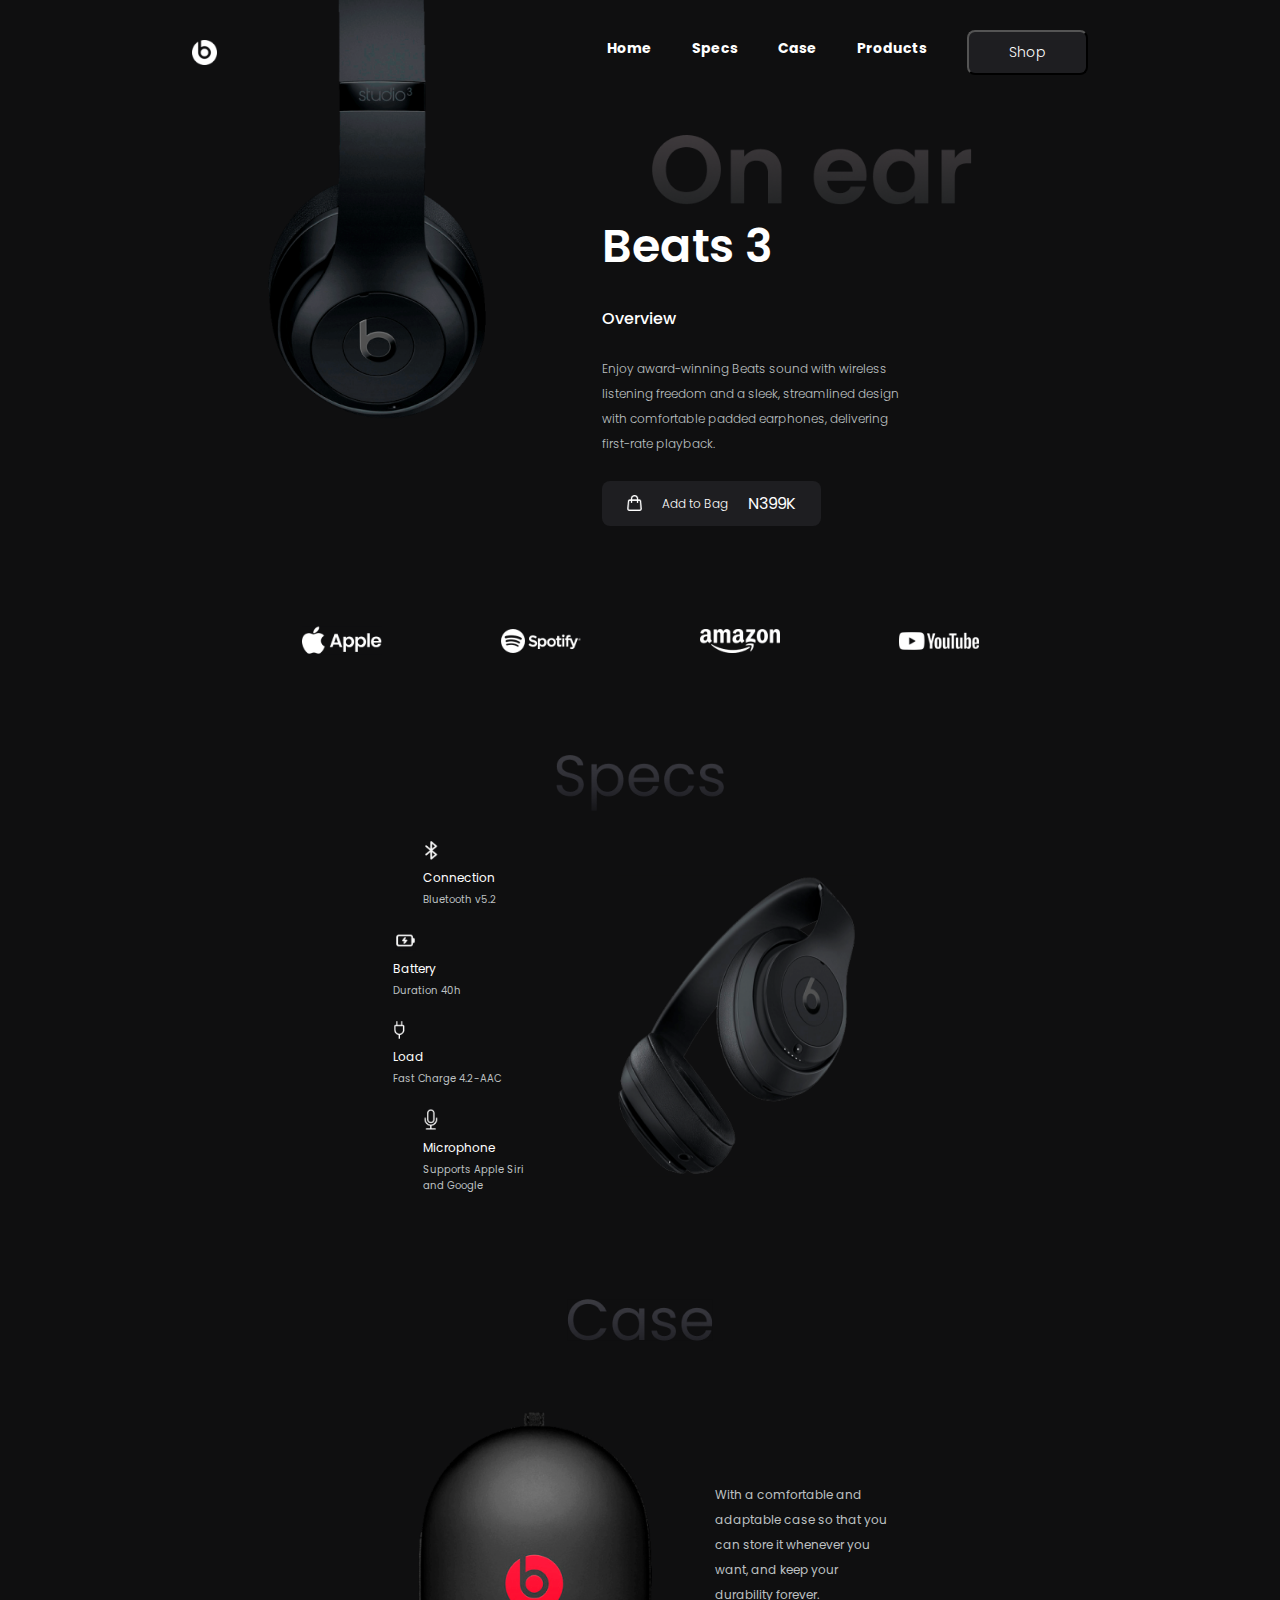
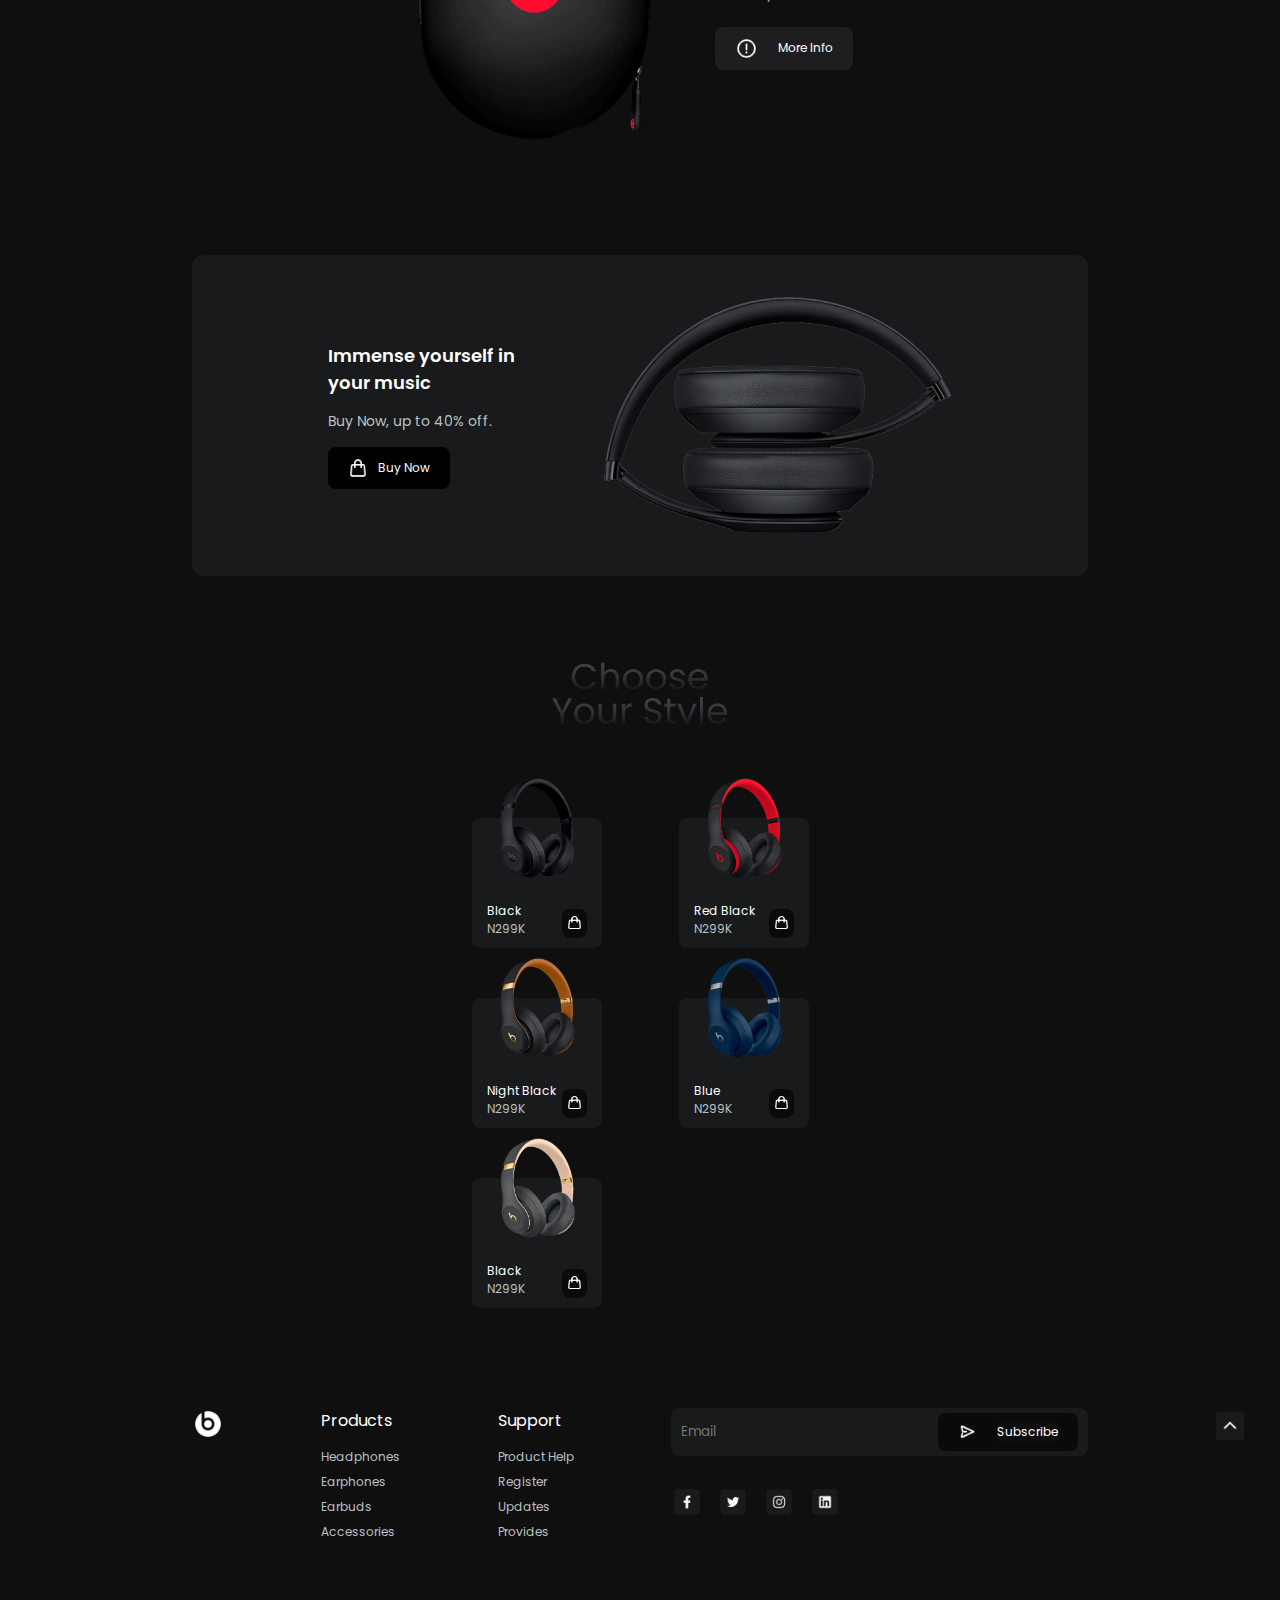
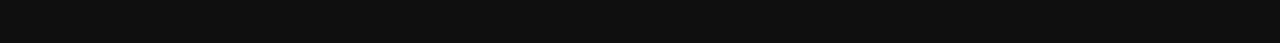
<file: Beats/index.html>
<!DOCTYPE html>
<html lang="en">
<head>
    <meta charset="UTF-8">
    <meta http-equiv="X-UA-Compatible" content="IE=edge">
    <meta name="viewport" content="width=device-width, initial-scale=1.0">
    <title>Beats</title>

    <!-- CSS Linking -->
    <link rel="stylesheet" href="./style.css">

    <!-- Adding Poppins font -->
    <link rel="preconnect" href="https://fonts.googleapis.com">
    <link rel="preconnect" href="https://fonts.gstatic.com" crossorigin>
    <link href="https://fonts.googleapis.com/css2?family=Poppins:wght@200;300&display=swap" rel="stylesheet">
</head>
<body>
    <!-- Navigation Menu -->
    <nav>
        <img src="./Photos/beatsLogo.png" alt="logo">

        <div class="nav-right-section">
            <ul>
                <li><a href="#">Home</a></li>
                <li><a href="#">Specs</a></li>
                <li><a href="#">Case</a></li>
                <li><a href="#">Products</a></li>
            </ul>
            <button>Shop</button>
        </div>
    </nav>

    <!-- Main Section -->
    <main>
        <img class="mainImg" src="./Photos/mainImage.png" alt="main image" />
        <div class="main">
          <img class="onEarImg" src="./Photos/onEar.png" alt="on ear logo" />
          <h1>Beats 3</h1>
          <h4>Overview</h4>
          <p>
            Enjoy award-winning Beats sound with wireless listening freedom and a
            sleek, streamlined design with comfortable padded earphones,
            delivering first-rate playback.
          </p>
          <div class="shopping-bag-section">
            <img src="./Icons/shoppingBag.png" alt="shopping bag" />
            <p>Add to Bag</p>
            <span>N399K</span>
          </div>
        </div>
      </main>

      <!-- Social Media Section -->
    <section class="social-media-section">
        <img src="./Photos/appleLogo.png" alt="apple logo" />
        <img src="./Photos/spotifyLogo.png" alt="spotify logo" />
        <img src="./Photos/amazonLogo.png" alt="amazon logo" />
        <img src="./Photos/youtubeLogo.png" alt="youtube logo" />
    </section>

     <!-- Specification Section -->
     <section class="specification">
        <!-- Specs logo -->
        <img
          class="specification-logo"
          src="./Icons/specsLogo.png"
          alt="specs logo"
        />
  
        <div class="specification-list">
          <!-- Division for all the Specifications -->
          <div class="specification-list-items">
            <!-- Division for each Specifications -->
            <div>
              <img src="./Icons/bluetooth.png" alt="bluetooth" />
              <p>Connection</p>
              <p>Bluetooth v5.2</p>
            </div>
  
            <div>
              <img src="./Icons/battery.png" alt="battery" />
              <p>Battery</p>
              <p>Duration 40h</p>
            </div>
  
            <div>
              <img src="./Icons/charger.png" alt="charger" />
              <p>Load</p>
              <p>Fast Charge 4.2-AAC</p>
            </div>
  
            <div>
              <img src="./Icons/mic.png" alt="mic" />
              <p>Microphone</p>
              <p>Supports Apple Siri and Google</p>
            </div>
          </div>
  
          <img
            src="./Photos/specsImage.png"
            alt="specification headphone image"
          />
        </div>
    </section>

    <!-- Case Section -->
    <section class="case">
        <img class="case-logo" src="./Icons/caseLogo.png" alt="case logo" />
  
        <!-- Division for all Case Items -->
        <div class="case-item">
          <img
            class="case-item-img"
            src="./Photos/caseImage.png"
            alt="case image"
          />
  
          <div>
            <p>
              With a comfortable and adaptable case so that you can store it
              whenever you want, and keep your durability forever.
            </p>
            <p>
              <img src="./Icons/group.png" alt="group" />
              More Info
            </p>
          </div>
        </div>
    </section>

    <!-- Section for Buy a Product -->
    <section class="buy-product">
        <div>
          <h3>Immense yourself in your music</h3>
          <p>Buy Now, up to 40% off.</p>
          <div>
            <img src="./Icons/shoppingBag.png" alt="shopping bag" />
            <p>Buy Now</p>
          </div>
        </div>
  
        <img src="./Photos/buyNowSectionImage.png" alt="buy now" />
    </section>

    <!-- Section to Display the Items -->
    <section class="product">
        <!-- Choose style logo -->
        <img class="product-logo" src="./Icons/productLogo.png" alt="logo"/>
  
        <!-- Division of the Products -->
        <div class="product-items">

          <!-- Card 1 -->
            <div class="product-card">
                <img class="product-img" src="./Photos/black.png" alt="black"/>
                <div class="product-info">
                    <p>
                        Black <br />
                        <span>N299K</span>
                    </p>
                    <div>
                        <img src="./Icons/shoppingBag.png" alt="shopping bag"/>
                    </div>
                </div>
            </div>
  
          <!-- Card 2 -->
            <div class="product-card">
                <img class="product-img" src="./Photos/redBlack.png" alt="red black"/>
                <div class="product-info">
                    <p>
                        Red Black <br />
                        <span>N299K</span>
                    </p>
                    <div>
                        <img src="./Icons/shoppingBag.png" alt="shopping bag" />
                    </div>
                </div>
            </div>
  
          <!-- Card 3 -->
            <div class="product-card">
                <img class="product-img" src="./Photos/nightBlack.png" alt="Night Black"/>
                <div class="product-info">
                    <p>
                        Night Black <br />
                        <span>N299K</span>
                    </p>
                    <div>
                        <img src="./Icons/shoppingBag.png" alt="shopping bag" />
                    </div>
                </div>
            </div>
  
          <!--Card 4 -->
            <div class="product-card">
                <img class="product-img" src="./Photos/blue.png" alt="blue" />
                <div class="product-info">
                    <p>
                        Blue <br />
                        <span>N299K</span>
                    </p>
                    <div>
                        <img src="./Icons/shoppingBag.png" alt="shopping bag" />
                    </div>
                </div>
            </div>
  
          <!-- Card 5 -->
            <div class="product-card">
                <img class="product-img" src="./Photos/twilightGray.png" alt="twilight"/>
                <div class="product-info">
                    <p>
                        Black <br />
                        <span>N299K</span>
                    </p>
                    <div>
                        <img src="./Icons/shoppingBag.png" alt="shopping bag" />
                    </div>
                </div>
            </div>
        </div>
    </section>

    <!-- Footer Area -->
    <footer>
        <img class="footer-logo" src="./Photos/beatsLogo.png" alt="logo" />
  
        <!-- Product Navigation Menu -->
        <ul>
          <li><a href="#">Products</a></li>
          <li><a href="#">Headphones</a></li>
          <li><a href="#">Earphones</a></li>
          <li><a href="#">Earbuds</a></li>
          <li><a href="#">Accessories</a></li>
        </ul>
  
        <!-- Support Navigation Menu -->
        <ul>
          <li><a href="#">Support</a></li>
          <li><a href="#">Product Help</a></li>
          <li><a href="#">Register</a></li>
          <li><a href="#">Updates</a></li>
          <li><a href="#">Provides</a></li>
        </ul>
  
        <!-- Subscribe and social media icon buttons -->
        <div class="footer-subscription">
          <!-- Subscribe button -->
            <div>
                <input type="email" placeholder="Email" />
                <div class="subscribe-button">
                    <img src="./Icons/rightArrow.png" alt="rightArrow" />
                    <p>Subscribe</p>
                </div>
            </div>
  
          <!-- Social Media Icons -->
            <div>
                <img src="./Icons/facebook.png" alt="facebook" />
                <img src="./Icons/twitter.png" alt="twitter" />
                <img src="./Icons/instagram.png" alt="instagram" />
                <img src="./Icons/linkedin.png" alt="linkedin" />
            </div>
        </div>
  
        <!-- Top Arrow Icon -->
        <img class="arrow-up" src="./Icons/upArrow.png" alt="upArrow" />
    </footer>

    
</body>
</html>
</file>
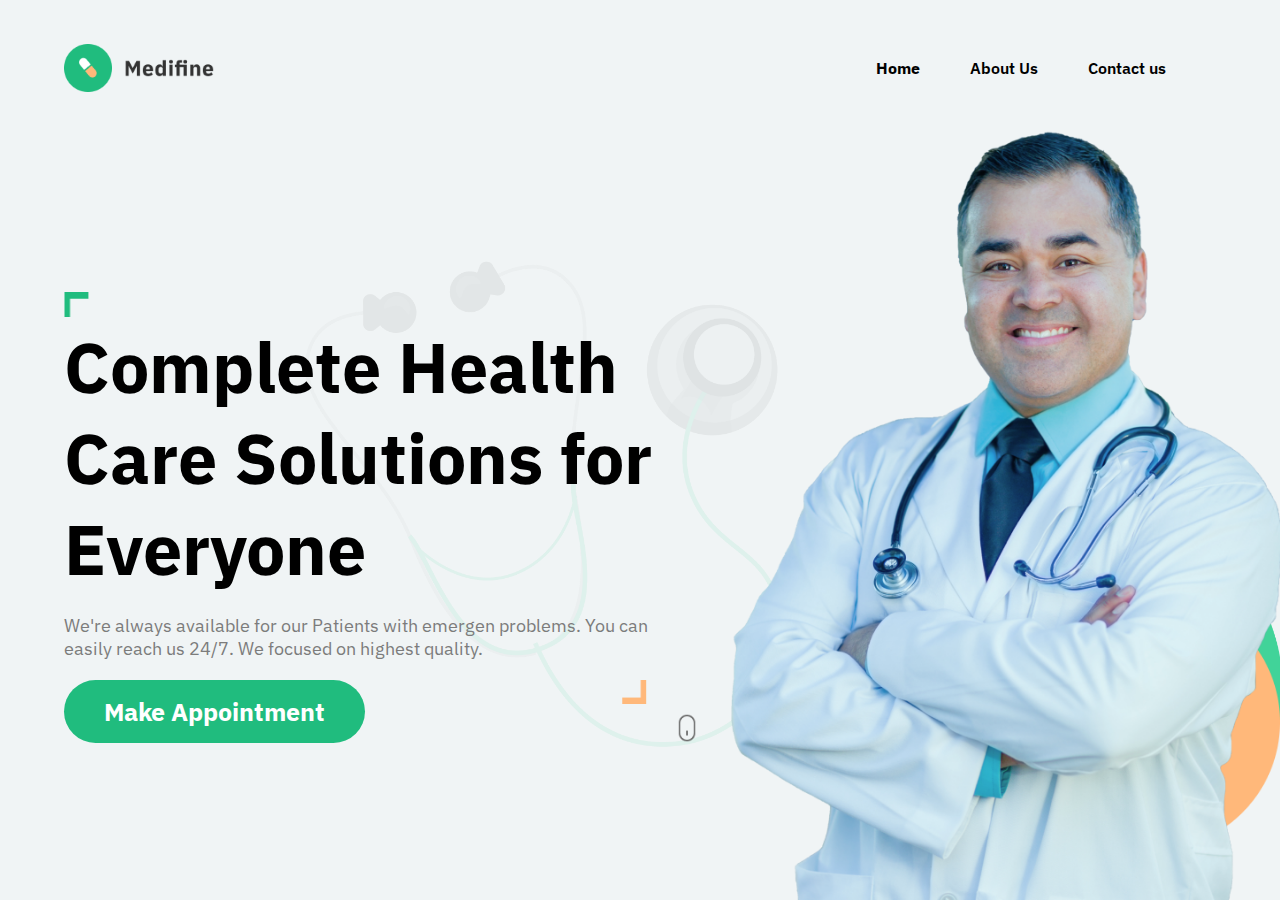
<file: Medifine/index.html>
<!DOCTYPE html>
<html lang="en">
<head>
    <meta charset="UTF-8">
    <meta http-equiv="X-UA-Compatible" content="IE=edge">
    <meta name="viewport" content="width=device-width, initial-scale=1.0">
    <title>Medifine</title>
    <link rel="stylesheet" href="./style.css">
    <!--Google Font -->
    <link rel="preconnect" href="https://fonts.googleapis.com" />
    <link rel="preconnect" href="https://fonts.gstatic.com" crossorigin />
    <link
      href="https://fonts.googleapis.com/css2?family=IBM+Plex+Sans:wght@200;300;400;500;600;700&family=Poppins:wght@200;300;400;500;600;700;800;900&display=swap"
      rel="stylesheet"
    />
</head>
<body>
    <!--Navigation Menu -->
    <nav>
        <img src="./assets/logo.png" alt="logo">
        <ul>
            <li><a href="/">Home</a></li>
            <li><a href="./About Us/about.html">About Us</a></li>
            <li><a href="./Contact us/contact.html">Contact us</a></li>
        </ul>
    </nav>

    <!-- Main Section -->
    <main>
        <!-- Left Section -->
        <section class="Left-Section">
            <img class="topAngle" src="./assets/topAngle.png" alt="topAngle" />
            <h1>Complete Health Care Solutions for Everyone</h1>
            <p>
              We're always available for our Patients with emergen problems. You can
              easily reach us 24/7. We focused on highest quality.
            </p>
            <img
              class="bottomAngle"
              src="./assets/bottomAngle.png"
              alt="bottomAngle"
            />
            <img
              class="stethoscope"
              src="./assets/stethoscope.png"
              alt="stethoscope"
            />
            <button>Make Appointment</button>
            <img class="mouse" src="./assets/mouse.png" alt="mouse" />
          </section>

          <!-- Right Section -->
          <section class="Right-Section">
            <img class="greenBox" src="./assets/greenBox.png" alt="greenBox" />
            <img class="yellowBox" src="./assets/yellowBox.png" alt="yellowBox" />
            <img class="doctor" src="./assets/doctor.png" alt="doctor" />
          </section>
    </main>
</body>
</html>
</file>
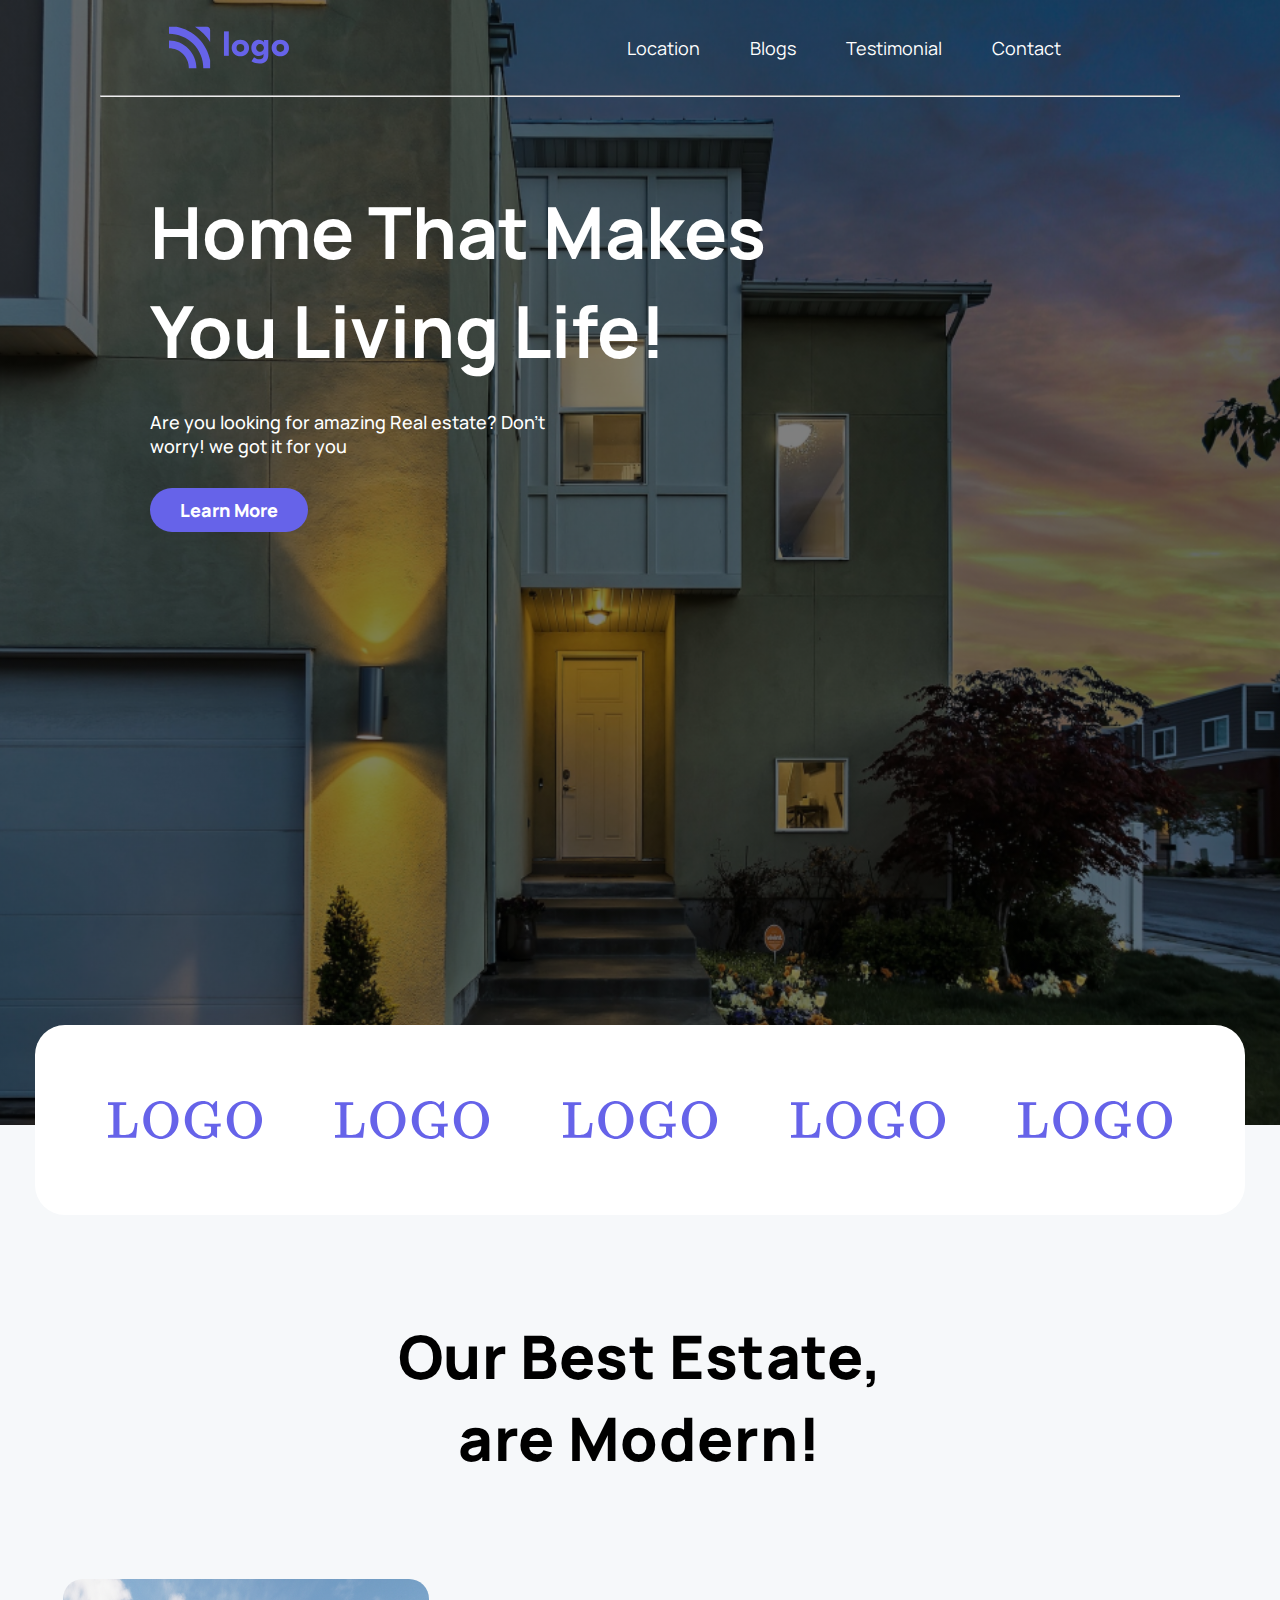
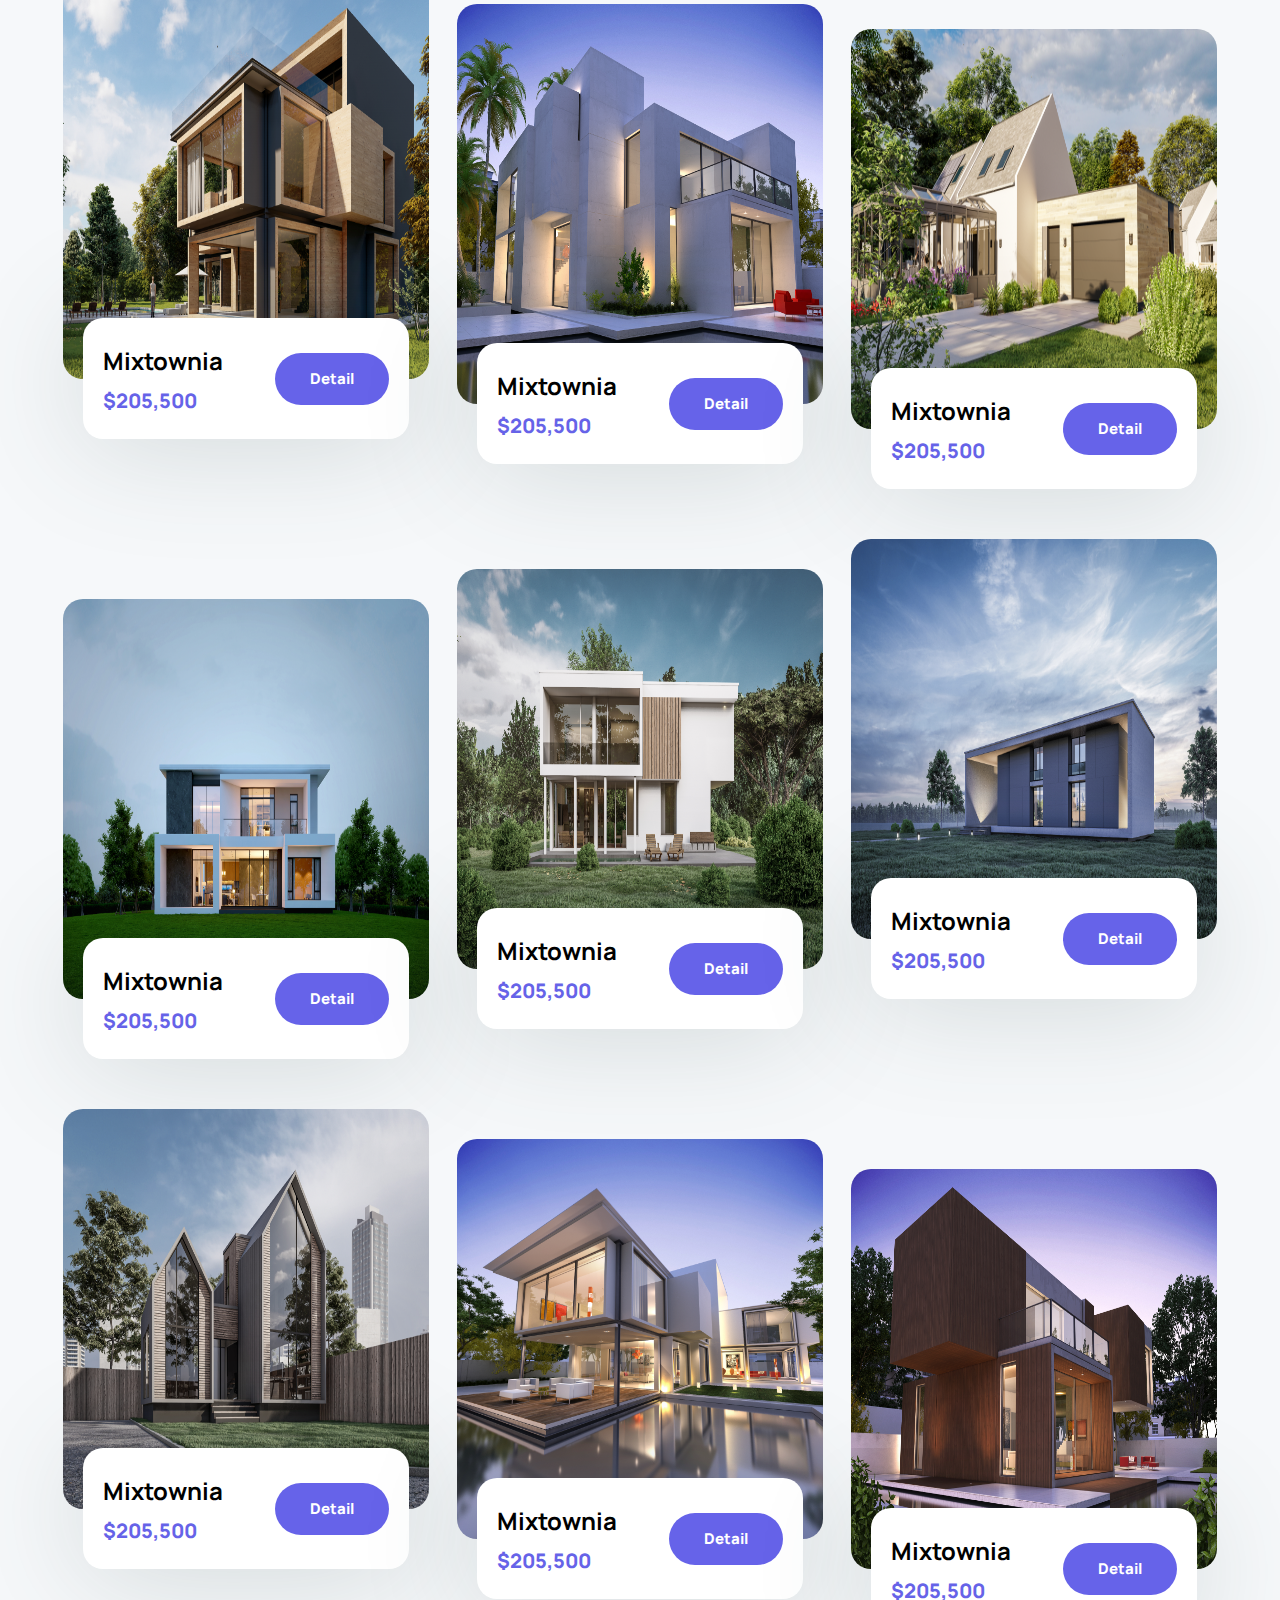
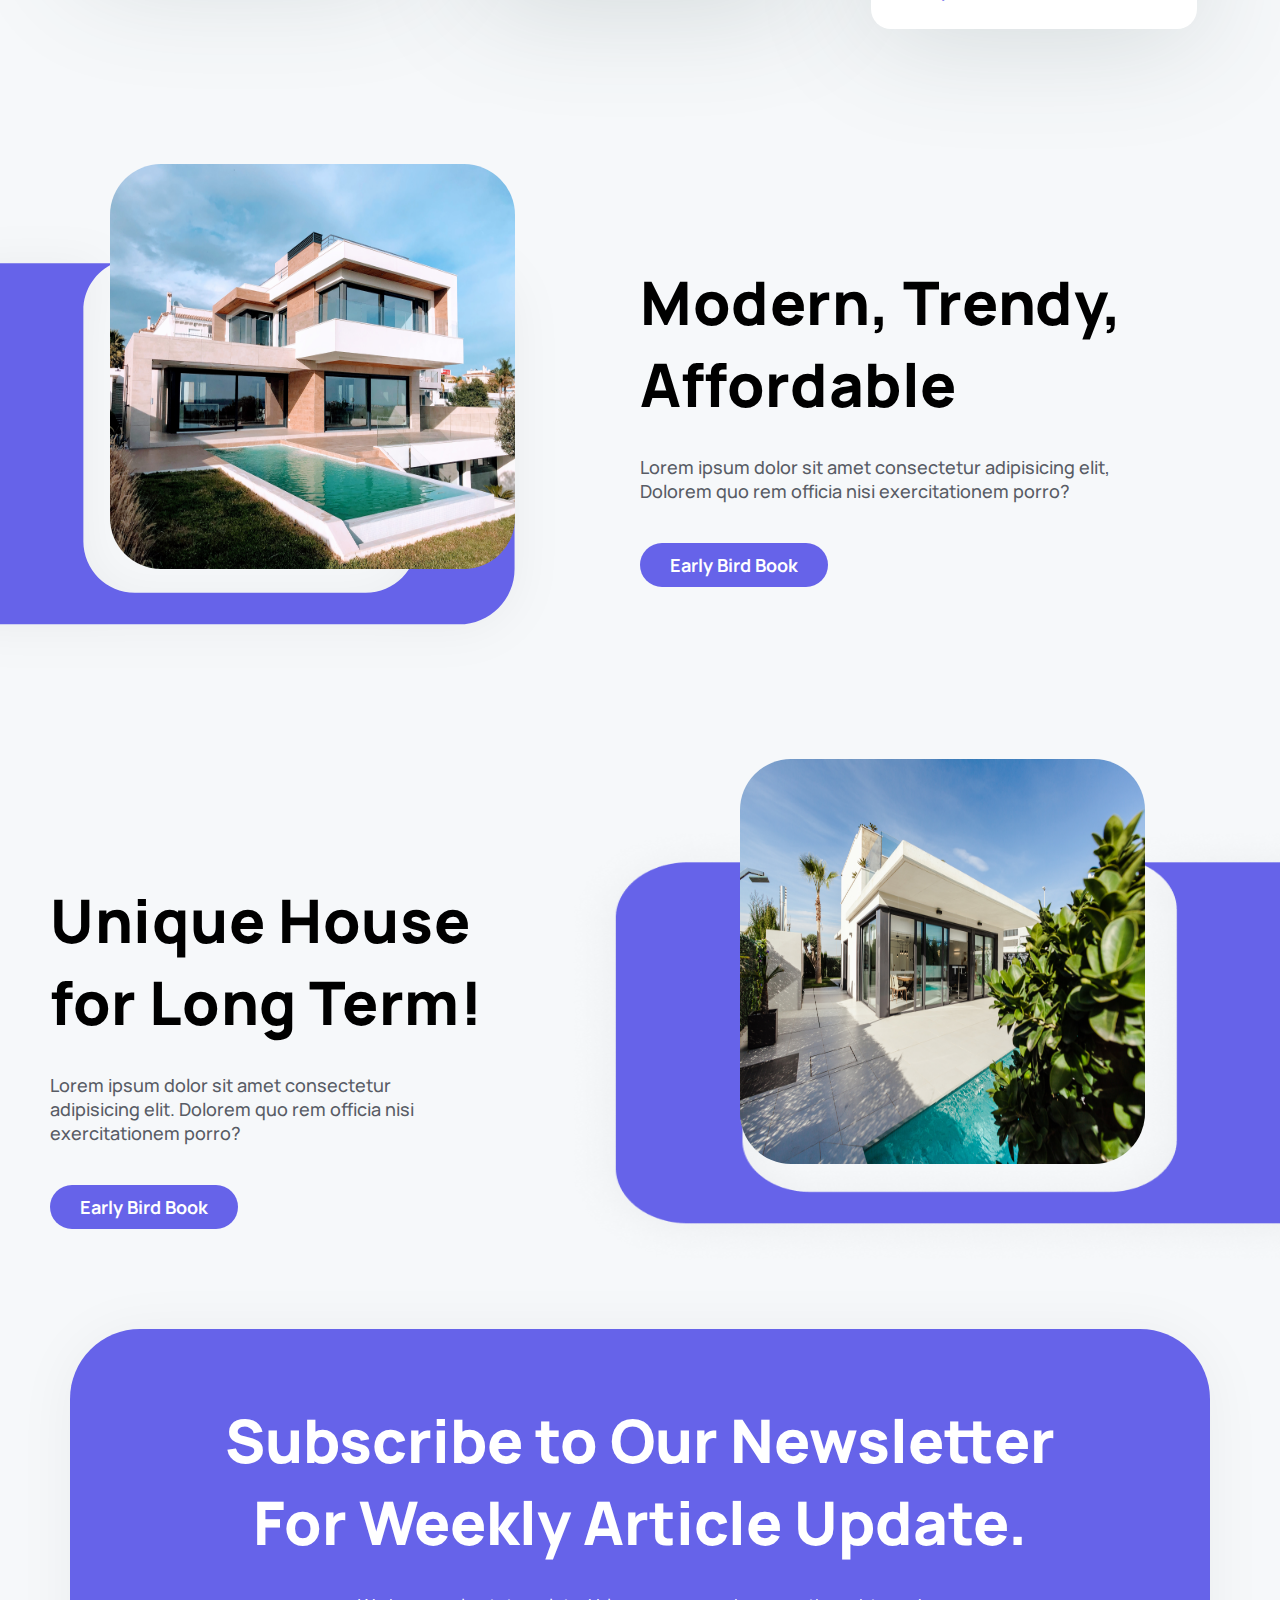
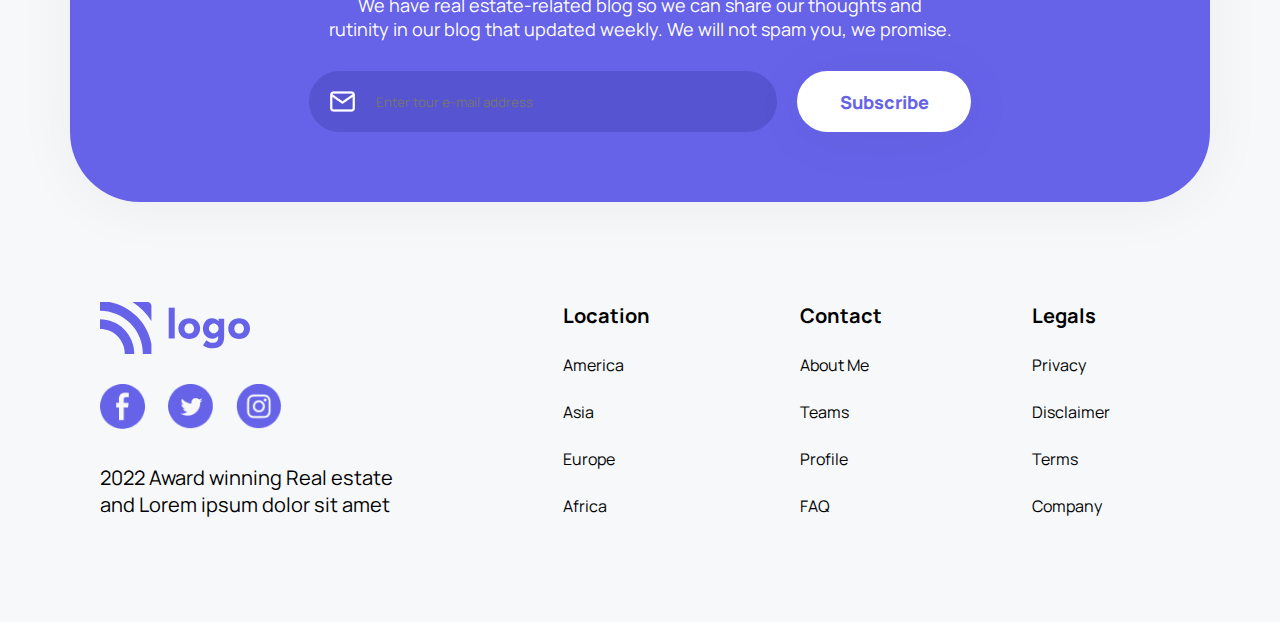
<file: Real Estate/index.html>
<!DOCTYPE html>
<html lang="en">
  <head>
    <meta charset="UTF-8" />
    <meta http-equiv="X-UA-Compatible" content="IE=edge" />
    <meta name="viewport" content="width=device-width, initial-scale=1.0" />
    <title>Real Estate</title>

    <!-- Google font family -->
    <link rel="preconnect" href="https://fonts.googleapis.com" />
    <link rel="preconnect" href="https://fonts.gstatic.com" crossorigin />
    <link
      href="https://fonts.googleapis.com/css2?family=Manrope:wght@200;300;400;500;600;700;800&display=swap"
      rel="stylesheet"
    />

    <link rel="stylesheet" href="./style.css" />
  </head>

  <body>
    <header>
      <!-- Naviagation Menu -->
      <nav>
        <img src="./Icons/Logo.svg" alt="logo image" />
        <!-- Navigation links -->
        <ul>
          <li><a href="#">Location</a></li>
          <li><a href="#">Blogs</a></li>
          <li><a href="#">Testimonial</a></li>
          <li><a href="#">Contact</a></li>
        </ul>
      </nav>
      <hr/>

      <div>
        <h1>Home That Makes <br/>You Living Life!</h1>
        <p>
          Are you looking for amazing Real estate? Don't worry! we got it for
          you
        </p>
        <button>Learn More</button>
      </div>
    </header>

    <!-- Five Logos Section -->
    <section class="Multiple-Logos">
      <img src="./Icons/logoName.svg" alt="logo name" />
      <img src="./Icons/logoName.svg" alt="logo name" />
      <img src="./Icons/logoName.svg" alt="logo name" />
      <img src="./Icons/logoName.svg" alt="logo name" />
      <img src="./Icons/logoName.svg" alt="logo name" />
    </section>

    <!-- Section for Real Estate Propertie's Card -->
    <section class="Cards-Section">
      <h1>Our Best Estate, <br/>are Modern!</h1>

      <!-- Main div for all Cards -->
      <div class="Cards">

        <!--Card 1 -->
        <div class="Card">
          <img src="./Photos/cardImage1.png" alt="cardImage1" />
          <!-- Property Details -->
          <div class="Card-Box">
            <!-- Price and Property Name -->
            <div>
              <h3>Mixtownia</h3>
              <p>$205,500</p>
            </div>
            <button>Detail</button>
          </div>
        </div>

        <!-- Card 2-->
        <div class="Card">
          <img src="./Photos/cardImage2.png" alt="cardImage2" />
          <!-- Property Details -->
          <div class="Card-Box">
            <!-- Price and Property Name -->
            <div>
              <h3>Mixtownia</h3>
              <p>$205,500</p>
            </div>
            <button>Detail</button>
          </div>
        </div>

        <!-- Card 3 -->
        <div class="Card">
          <img src="./Photos/cardImage3.png" alt="cardImage3" />
          <!-- Property Details -->
          <div class="Card-Box">
            <!-- Price and Property Name -->
            <div>
              <h3>Mixtownia</h3>
              <p>$205,500</p>
            </div>
            <button>Detail</button>
          </div>
        </div>

        <!-- Card 4 -->
        <div class="Card">
            <img src="./Photos/cardImage4.png" alt="cardImage3" />
            <!-- Property Details -->
            <div class="Card-Box">
              <!-- Price and Property Name -->
              <div>
                <h3>Mixtownia</h3>
                <p>$205,500</p>
              </div>
              <button>Detail</button>
            </div>
          </div>

        <!-- Card 5 -->
        <div class="Card">
            <img src="./Photos/cardImage5.png" alt="cardImage3" />
            <!-- Property Details -->
            <div class="Card-Box">
              <!-- Price and Property Name -->
              <div>
                <h3>Mixtownia</h3>
                <p>$205,500</p>
              </div>
              <button>Detail</button>
            </div>
          </div>

        <!-- Card 6 -->
        <div class="Card">
            <img src="./Photos/cardImage6.png" alt="cardImage3" />
            <!-- Property Details -->
            <div class="Card-Box">
              <!-- Price and Property Name -->
              <div>
                <h3>Mixtownia</h3>
                <p>$205,500</p>
              </div>
              <button>Detail</button>
            </div>
          </div>

        <!-- Card 7 -->
        <div class="Card">
            <img src="./Photos/cardImage7.png" alt="cardImage3" />
            <!-- Property Details -->
            <div class="Card-Box">
              <!-- Price and Property Name -->
              <div>
                <h3>Mixtownia</h3>
                <p>$205,500</p>
              </div>
              <button>Detail</button>
            </div>
          </div>

        <!-- Card 8 -->
        <div class="Card">
            <img src="./Photos/cardImage8.png" alt="cardImage3" />
            <!-- Property Details -->
            <div class="Card-Box">
              <!-- Price and Property Name -->
              <div>
                <h3>Mixtownia</h3>
                <p>$205,500</p>
              </div>
              <button>Detail</button>
            </div>
          </div>

        <!-- Card 9 -->
        <div class="Card">
            <img src="./Photos/cardImage9.png" alt="cardImage3" />
            <!-- Property Details -->
            <div class="Card-Box">
              <!-- Price and Property Name -->
              <div>
                <h3>Mixtownia</h3>
                <p>$205,500</p>
              </div>
              <button>Detail</button>
            </div>
          </div>
      </div>
    </section>

    <!-- Section for First Feature -->
    <section class="Features-Section First-Feature-Section">
      <div>
        <img src="./Icons/featureImageBg1.svg" alt="Background Image" />
        <img src="./Photos/featuresImage1.png" alt="Feature Image 1" />
      </div>
      <!-- Content -->
      <div>
        <h1>Modern, Trendy, Affordable</h1>
        <p>
          Lorem ipsum dolor sit amet consectetur adipisicing elit, Dolorem quo
          rem officia nisi exercitationem porro?
        </p>
        <button>Early Bird Book</button>
      </div>
    </section>

    <!-- Section for Second Feature -->
    <section class="Features-Section Second-Feature-Section">
      <!-- Content -->
      <div>
        <h1>Unique House for Long Term!</h1>
        <p>
          Lorem ipsum dolor sit amet consectetur adipisicing elit. Dolorem quo
          rem officia nisi exercitationem porro?
        </p>
        <button>Early Bird Book</button>
      </div>
      <div>
        <img src="./Icons/featureImageBg2.png" alt="image background" />
        <img src="./Photos/featuresImage2.png" alt="feature image 2" />
      </div>
    </section>

    <!-- Newsletter Section -->
    <section class="Newsletter">
      <h1>Subscribe to Our Newsletter <br> For Weekly Article Update.</h1>
      <p>
        We have real estate-related blog so we can share our thoughts and
        rutinity in our blog that updated weekly. We will not spam you, we
        promise.
      </p>
      <!-- Subscribe Section -->
      <form>
        <div>
          <img src="./Icons/mail.png" alt="mail">
          <input type="text" placeholder="Enter tour e-mail address"/>
        </div>
        <button>Subscribe</button>
      </form>
    </section>

    <!-- Footer -->
    <footer>
      <div>
        <img src="./Icons/Logo.svg" alt="Logo" />
        <!-- Social Media Icons -->
        <div>
          <img src="./Icons/facebook.png" alt="Facebook Icon"/>
          <img src="./Icons/twitter.png" alt="Twitter Icon"/>
          <img src="./Icons/instagram.png" alt="Instagram Icon"/>
        </div>
        <p>2022 Award winning Real estate and Lorem ipsum dolor sit amet</p>
      </div>

      <!-- Links -->
      <div class="Footer-Links">
        <div class="Footer-Links-Content">
          <ul>
            <li><a href="#">Location</a></li>
            <li><a href="#">America</a></li>
            <li><a href="#">Asia</a></li>
            <li><a href="#">Europe</a></li>
            <li><a href="#">Africa</a></li>
          </ul>
        </div>

        <div class="Footer-Links-Content">
          <ul>
            <li><a href="#">Contact</a></li>
            <li><a href="#">About Me</a></li>
            <li><a href="#">Teams</a></li>
            <li><a href="#">Profile</a></li>
            <li><a href="#">FAQ</a></li>
          </ul>
        </div>

        <div class="Footer-Links-Content">
          <ul>
            <li><a href="#">Legals</a></li>
            <li><a href="#">Privacy</a></li>
            <li><a href="#">Disclaimer</a></li>
            <li><a href="#">Terms</a></li>
            <li><a href="#">Company</a></li>
          </ul>
        </div>
      </div>
    </footer>
  </body>
</html>
</file>
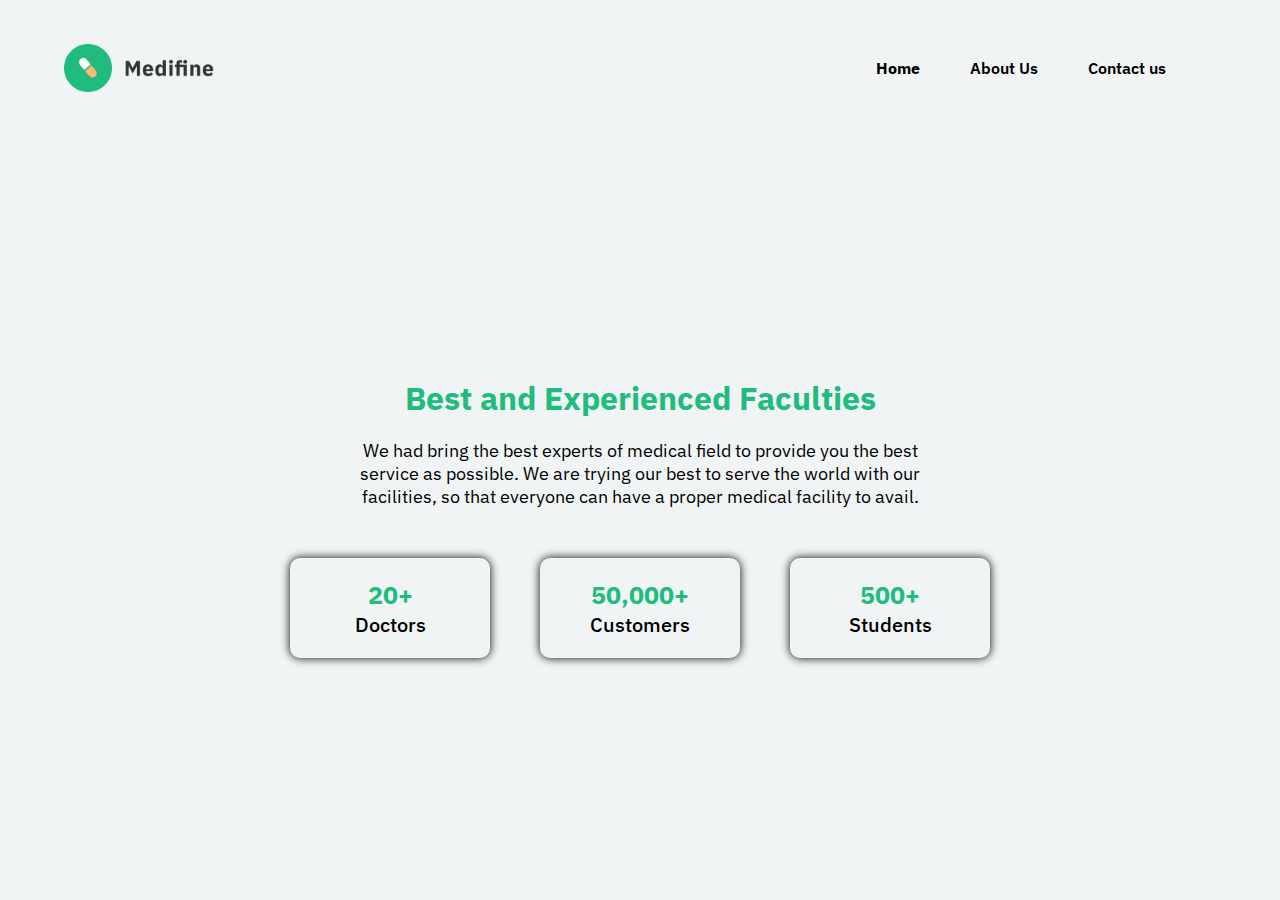
<file: Medifine/About Us/about.html>
<!DOCTYPE html>
<html lang="en">
<head>
    <meta charset="UTF-8">
    <meta http-equiv="X-UA-Compatible" content="IE=edge">
    <meta name="viewport" content="width=device-width, initial-scale=1.0">
    <title>Medifine</title>
    <link rel="stylesheet" href="./about.css">
    <!--Google Font -->
    <link rel="preconnect" href="https://fonts.googleapis.com" />
    <link rel="preconnect" href="https://fonts.gstatic.com" crossorigin />
    <link
      href="https://fonts.googleapis.com/css2?family=IBM+Plex+Sans:wght@200;300;400;500;600;700&family=Poppins:wght@200;300;400;500;600;700;800;900&display=swap"
      rel="stylesheet"
    />
</head>
<body>
     <!-- Navigation Menu -->
     <nav>
        <img src="../assets/logo.png" alt="logo" />
        <ul>
          <li><a href="/">Home</a></li>
          <li><a href="/About Us/about.html">About Us</a></li>
          <li><a href="/Contact us/contact.html">Contact us</a></li>
        </ul>
      </nav>
  
      <!-- Main Section -->
      <main>
        <!-- Hospital Details -->
        <div class="Hospital-Description">
          <h1>Best and Experienced Faculties</h1>
          <p>
            We had bring the best experts of medical field to provide you the best
            service as possible. We are trying our best to serve the world with
            our facilities, so that everyone can have a proper medical facility to
            avail.
          </p>
        </div>
  
        <!--Achievement Cards -->
        <div class="Achievement">
          <div class="Achievement-Card">
            <span>20+</span>
            <p>Doctors</p>
          </div>
  
          <div class="Achievement-Card">
            <span>50,000+</span>
            <p>Customers</p>
          </div>
  
          <div class="Achievement-Card">
            <span>500+</span>
            <p>Students</p>
          </div>
        </div>
      </main>
</body>
</html>
</file>
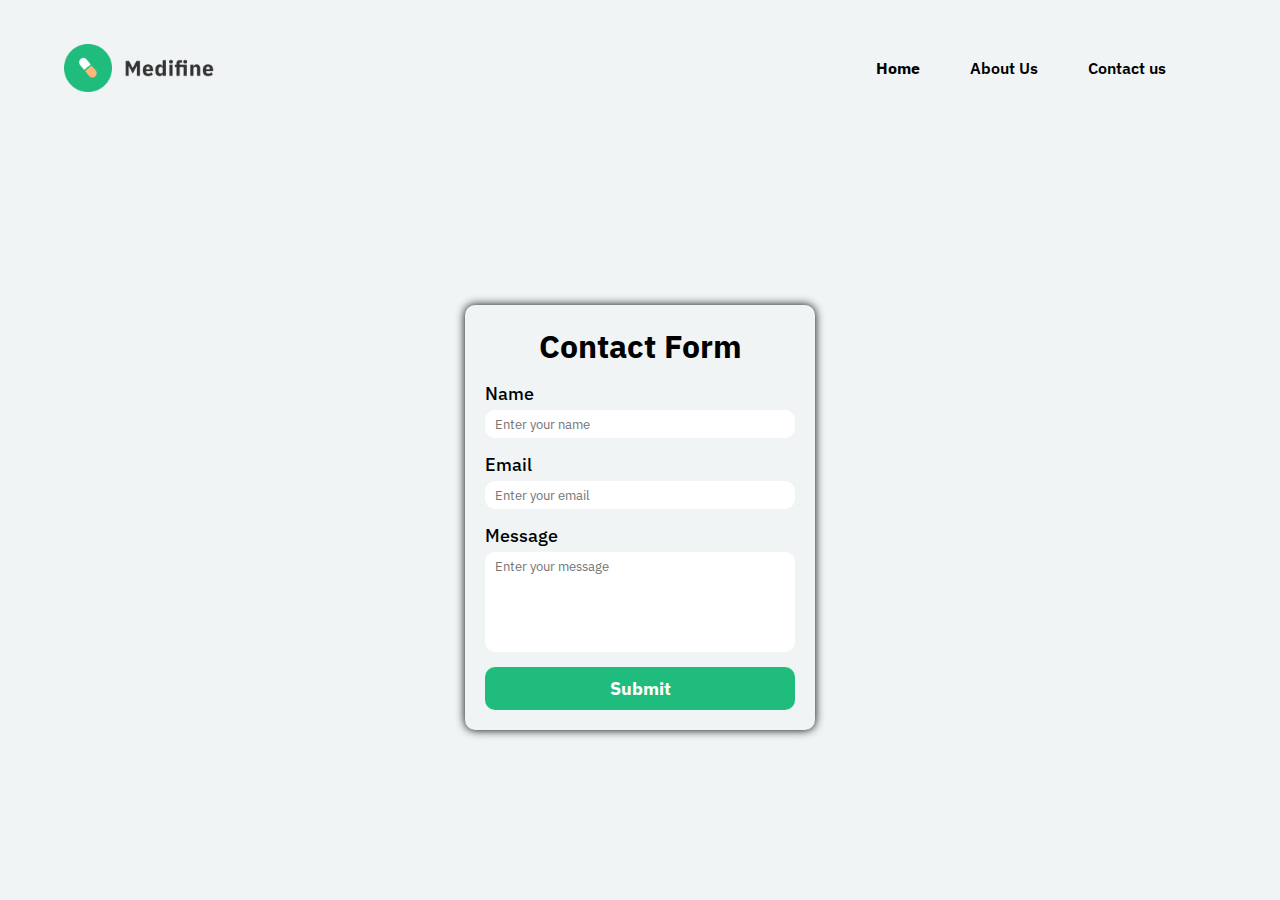
<file: Medifine/Contact us/contact.html>
<!DOCTYPE html>
<html lang="en">
<head>
    <meta charset="UTF-8">
    <meta http-equiv="X-UA-Compatible" content="IE=edge">
    <meta name="viewport" content="width=device-width, initial-scale=1.0">
    <title>Medifine</title>
    <link rel="stylesheet" href="./contact.css">
    <!--Google Font -->
    <link rel="preconnect" href="https://fonts.googleapis.com" />
    <link rel="preconnect" href="https://fonts.gstatic.com" crossorigin />
    <link
      href="https://fonts.googleapis.com/css2?family=IBM+Plex+Sans:wght@200;300;400;500;600;700&family=Poppins:wght@200;300;400;500;600;700;800;900&display=swap"
      rel="stylesheet"
    />
</head>
<body>
    <!-- Navigation Menu -->
    <nav>
        <img src="../assets/logo.png" alt="logo" />
        <ul>
          <li><a href="/">Home</a></li>
          <li><a href="/About Us/about.html">About Us</a></li>
          <li><a href="/Contact us/contact.html">Contact us</a></li>
        </ul>
      </nav>

       <!-- Main Section -->
       <main>
        <!-- Contact Form -->
        <form>
          <h1>Contact Form</h1>

          <div>
            <label>Name</label>
            <input type="text" placeholder="Enter your name">
          </div>

          <div>
            <label>Email</label>
            <input type="text" placeholder="Enter your email">
          </div>

          <div>
            <label>Message</label>
            <textarea placeholder="Enter your message"></textarea>
          </div>

          <button>Submit</button>
        </form>
      </main>
    
</body>
</html>
</file>
<file: Beats/style.css>
*{
    margin: 0;
    padding: 0;
    outline: 0;
    box-sizing: border-box;
    background-color: #0f0f10;
    font-family: 'Poppins', sans-serif;
    color: #ffffff;
}

body{
    margin: 0 15vw;
}

/* CSS for Navigation Menu */
nav{
    display: flex;
    width: 100%;
    align-items: center;
    justify-content: space-between;
    padding: 30px 0;
}
  
nav img{
    width: 25px;
    height: 25px;
}
  
nav ul{
    display: flex;
}
  
nav ul li{
    list-style: none;
    margin-right: 40px;
}
  
nav ul li a{
    text-decoration: none;
    font-weight: 700;
    font-size: 14px;
    color: white;
}
  
nav ul li:first-child a{
    font-weight: 700;
    font-size: 14px;
}

.nav-right-section{
    display: flex;
    align-items: center;
}
  
.nav-right-section button{
    background: #1e1e21;
    border-radius: 8px;
    font-weight: 300;
    font-size: 14px;
    padding: 10px 40px;
}

/* CSS for Main Section */
main{
    display: flex;
    align-items: flex-start;
    margin-top: 30px;
    position: relative;
}
  
.mainImg{
    width: 230px;
    position: relative;
    top: -250px;
    left: 70px;
}
  
.main{
    margin-left: 180px;
}

.onEarImg{
    width: 320px;
    margin-left: 50px;
}
  
.main h1{
    font-weight: 600;
    font-size: 46px;
    margin-bottom: 25px;
}
  
.main h4{
    font-weight: 500;
    font-size: 16px;
    margin-bottom: 25px;
}
  
.main p{
    width: 65%;
    font-size: 12px;
    font-weight: 300;
    color: #bdc0c2;
    line-height: 25px;
    margin-bottom: 25px;
}
  
.shopping-bag-section{
    display: flex;
    align-items: center;
    gap: 20px;
    background: #1e1e21;
    border-radius: 8px;
    width: fit-content;
    padding: 10px 25px;
}
  
.shopping-bag-section img{
    width: 15px;
    background-color: transparent;
}
  
.shopping-bag-section p{
    margin-bottom: 0;
    color: white;
    background-color: transparent;
}
  
.shopping-bag-section span{
    background-color: transparent;
}

/* CSS for Social Media Section */
.social-media-section{
    display: flex;
    align-items: center;
    justify-content: space-around;
    padding: 0 50px;
    position: relative;
    top: -50px;
    margin-bottom: 40px;
}
  
.social-media-section img{
    scale: 0.8;
}

/* CSS for Specification section */
.specification{
    display: flex;
    flex-direction: column;
    align-items: center;
}
  
.specification-logo,
.case-logo{
    scale: 0.8;
    margin-bottom: 20px;
}
  
.specification-list{
    display: flex;
}
  
.specification-list img{
    scale: 0.8;
}
  
.specification-list-items div{
    margin-bottom: 20px;
}
  
.specification-list-items div img{
    scale: 0.8;
}
  
.specification-list-items div p{
    font-size: 12px;
}
  
.specification-list-items div p:last-child{
    color: #bdc0c2;
    font-size: 10px;
    margin-top: 5px;
    width: 70%;
}
  
.specification-list-items div:first-child,
.specification-list-items div:last-child{
    margin-left: 30px;
}
  

/* CSS for Case Section */
.case{
    margin-top: 80px;
    display: flex;
    flex-direction: column;
    align-items: center;
}
  
.case-item{
    display: flex;
    gap: 30px;
    align-items: center;
    justify-content: center;
}
  
.case-item-img{
    scale: 0.8;
}
  
.case-item div{
    width: 20%;
}
  
.case-item div p:first-child{
    color: #bdc0c2;
    font-size: 12px;
    font-weight: 400;
    line-height: 25px;
    margin-bottom: 20px;
}
  
.case-item div p:last-child img{
    scale: 0.8;
    background-color: transparent;
}
  
.case-item div p:last-child{
    width: fit-content;
    background: #1e1e21;
    border-radius: 8px;
    display: flex;
    align-items: center;
    gap: 20px;
    font-size: 12px;
    padding: 10px 20px;
}


/*CSS for buy product section */
.buy-product{
    background: #181a1b;
    border-radius: 12px;
    display: flex;
    align-items: center;
    justify-content: center;
    gap: 50px;
    margin-top: 70px;
    padding: 40px 0;
}
  
.buy-product div,
.buy-product p,
.buy-product h3,
.buy-product img{
    background-color: transparent;
}
  
.buy-product div{
    width: 25%;
}
  
.buy-product div h3{
    font-weight: 600;
    font-size: 18px;
    margin-bottom: 15px;
}
  
.buy-product div p{
    color: #bdc0c2;
    font-size: 14px;
    margin-bottom: 15px;
}
  
.buy-product div div{
    display: flex;
    align-items: center;
    width: fit-content;
    background: #000000;
    border-radius: 8px;
    padding: 10px 20px;
}
  
.buy-product div div img{
    scale: 0.8;
    margin-right: 10px;
}
  
.buy-product div div p{
    margin-bottom: 0;
    font-size: 12px;
    color: white;
}
  

/* CSS for Product Section of the items */
.product{
    display: flex;
    flex-direction: column;
    margin: 0 150px;
}
  
.product-logo{
    scale: 0.3;
}
  
.product-items{
    display: grid;
    grid-template-columns: 0.8fr 1fr;
    column-gap: 0px;
    row-gap: 50px;
    padding-left: 130px;
}

.product-card{
    position: relative;
    width: 130px;
    height: 130px;
    background: #181a1b;
    border-radius: 8px;
}
  
.product-img{
    width: 75px;
    height: 100px;
    position: absolute;
    z-index: 100;
    top: -40px;
    left: 28px;
}
  
.product-img,
.product-card p,
.product-card span,
.product-card img,
.product-card div{
    background-color: transparent;
}
  
.product-info{
    position: absolute;
    bottom: 0;
    width: 100%;
    display: flex;
    align-items: flex-end;
    justify-content: space-between;
    padding: 10px 15px;
}
  
.product-info p{
    font-size: 12px;
}
  
.product-info p span{
    color: #bdc0c2;
}
  
.product-info div{
    background: #0a0a0b;
    border-radius: 8px;
    padding: 2px 6px;
}
  
.product-info div img{
    width: 13px;
    height: 13px;
}


/* CSS for Footer Section*/
footer{
    margin: 100px 0;
    display: flex;
    align-items: flex-start;
    justify-content: space-between;
    position: relative;
}
  
.footer-logo{
    scale: 0.8;
}

ul li{
    list-style: none;
}

ul li a{
    font-size: 12px;
    color: #BDC0C2;
    text-decoration: none;
}
  
ul li:first-child a{
    font-size: 16px;
    font-weight: 400;
    color: white;
}

ul li:first-child{
    margin-bottom: 10px;
}

.footer-subscription{
    display: flex;
    flex-direction: column;
    gap: 30px;
}

.footer-subscription div:first-child{
    background: #181A1B;
  border-radius: 8px;
  padding: 5px 10px;
  display: flex;
}

.footer-subscription div:first-child input{
    border: none;
    background-color: transparent;
}

.subscribe-button{
    background: #0A0A0B;
    border-radius: 8px;
    padding: 10px 20px;
    border: none;
    display: flex;
    align-items: center;
    gap: 10px;
}
  
.subscribe-button img{
    scale: 0.8;
}
  
.subscribe-button p{
    font-size: 12px;
}
  
.footer-subscription div:last-child img{
    margin-right: 10px;
    scale: 0.8;
}
  
.arrow-up{
    position: absolute;
    right: -160px;
    scale: 0.8;
}
</file>
<file: Medifine/style.css>
*{
    margin: 0;
    padding: 0;
    outline: 0;
    box-sizing: border-box;
    font-family: 'IBM Plex Sans', sans-serif;
}

body{
    max-width: 1440px;
    background-color: #f0f4f5;
    overflow: hidden;
    margin: auto;
}

/* Navigation menu css */
nav{
    height: 15vh;
    display: flex;
    align-items: center;
    justify-content: space-between;
    padding: 0 5%;
}

/* Logo */
nav img{
    width: 150px;
}

nav ul{
    display: flex;
    align-items: center;
}
  
nav ul li{
    list-style: none;
    margin-right: 50px;
    font-weight: 600;
}

nav ul li:first-child{
    font-weight: 700;
    color: #20bc7e;
}

a{
    text-decoration: none;
    color: black;
}

/* Main Section CSS */
main{
    display: flex;
    align-items: center;
    justify-content: center;
    height: 85vh;
}

main section{
    width: 50%;
}

.Left-Section{
    margin-left: 5%;
    position: relative;
}

.topAngle{
    width: 25px;
}

.Left-Section h1{
    font-size: 70px;
}
  
.Left-Section p{
    color: #7c7c7c;
    font-size: 18px;
    margin: 20px 0;
}

.bottomAngle{
    width: 25px;
    position: absolute;
    right: 25px;
}

.stethoscope{
    position: absolute;
    width: 90%;
    top: -60px;
    right: -25%;
    z-index: -1;
}

.mouse{
    position: absolute;
    right: -30px;
    bottom: 0;
    width: 30px;
}

.Left-Section button{
    color: white;
    border: none;
    padding: 15px 40px;
    border-radius: 40px;
    background-color: #20bc7e;
    font-size: 25px;
    font-weight: 700;
}

/* Right Section CSS */

.greenBox,
.yellowBox{
  position: absolute;
  right: 0;
}

.greenBox{
    width: 28%;
    bottom: 30px;
}

.yellowBox{
    width: 20%;
    bottom: 50px;
}

.doctor{
    position: absolute;
    right: 0;
    bottom: 0;
    height: 90%;
}
</file>
<file: Real Estate/style.css>
*{
    margin: 0;
    padding: 0;
    box-sizing: border-box;
    font-family: "Manrope";
}
  
/* CSS for li items */
li{
    list-style: none;
}
  
/* CSS for a tags */
a{
    text-decoration: none;
}
  
/* CSS for button */
button{
    background: #6663e9;
    border: none;
    border-radius: 30px;
    padding: 10px 30px;
    color: #ffffff;
    font-weight: 800;
    font-size: 18px;
}
  
body{
    background-color: #f6f8fa;
}
  
header{
    background-image: linear-gradient(rgba(0, 0, 0, 0.5), rgba(0, 0, 0, 0.5)),
      url("./Photos/mainBackground.png");
    background-position: center;
    background-repeat: no-repeat;
    background-size: cover;
    height: 125vh;
    position: relative;
}
  
/* CSS for Navigation Menu */
nav{
    display: flex;
    align-items: center;
    justify-content: space-around;
    padding: 25px 0;
}
  
nav img{
    height: 45px;
    width: 120px;
}
  
nav ul{
    display: flex;
    align-items: center;
}
  
nav ul li a{
    color: #ffffff;
    margin-right: 50px;
    font-size: 18px;
}
  
hr{
    margin: 0 100px;
}
  
/* CSS fpr div present inside Header */
header div{
    color: #ffffff;
    margin-left: 150px;
    margin-top: 85px;
}
  
header div h1{
    font-size: 72px;
    margin-bottom: 30px;
}
  
header div p{
    font-size: 18px;
    margin-bottom: 30px;
    font-weight: 500;
    width: 410px;
}
  
/* CSS for multiple Logos */
.Multiple-Logos{
    background-color: #fff;
    margin: 0 35px;
    height: 190px;
    display: flex;
    align-items: center;
    justify-content: space-evenly;
    border-radius: 30px;
    position: relative;
    bottom: 100px;
}
  
.Multiple-Logos img{
    width: 156px;
    height: 38px;
}
  
/* CSS for Section of Cards */
.Cards-Section h1{
    font-weight: 800;
    font-size: 60px;
    text-align: center;
    letter-spacing: 0.01em;
}
  
.Cards{
    display: flex;
    flex-wrap: wrap;
    align-items: center;
    justify-content: center;
    gap: 10px;
    margin-top: 50px;
    position: relative;
}
  
/* CSS for Card image */
.Card{
    flex-basis: 30%;
    display: flex;
    flex-direction: column;
    align-items: center;
    justify-content: center;
    position: relative;
}
  
/* CSS for different margin top value to position cards */
.Cards div:nth-child(2){
    margin-top: 50px;
}
.Cards div:nth-child(3){
    margin-top: 100px;
}
.Cards div:nth-child(4){
    margin-top: 160px;
}
.Cards div:nth-child(5){
    margin-top: 100px;
}
.Cards div:nth-child(6){
    margin-top: 40px;
}
.Cards div:nth-child(7){
    margin-top: 40px;
}
.Cards div:nth-child(8){
    margin-top: 100px;
}
.Cards div:nth-child(9){
    margin-top: 160px;
}
  
.Card img{
    width: 366px;
    height: 400px;
    border-radius: 20px;
}
  
/* CSS for card box of card */
.Card-Box{
    width: 326px;
    height: 121px;
    border-radius: 20px;
    background: #ffffff;
    box-shadow: 0px 4px 120px rgba(58, 86, 78, 0.2);
    position: absolute;
    bottom: -60px;
    padding: 15px 20px;
    display: flex;
    align-items: center;
    justify-content: space-between;
}
  
.Card-Box button{
    font-weight: 800;
    font-size: 15px;
    width: 114px;
    height: 52px;
}
  
.Card-Box div h3{
    font-weight: 700;
    font-size: 24px;
    margin-bottom: 10px;
}
  
.Card-Box div p{
    font-weight: 800;
    font-size: 20px;
    color: #6663e8;
    text-shadow: 0px 4px 60px rgba(0, 0, 0, 0.05);
}
  
/* CSS for both the features section */
.Features-Section{
    display: flex;
    align-items: center;
    justify-content: center;
    margin-top: 250px;
}
  
.Features-Section div{
    width: 50%;
}
  
.First-Feature-Section div:first-child img:first-child {
    position: absolute;
    left: -80px;
    z-index: -1;
    width: 726px;
    height: 456px;
}
  
.Features-Section div:first-child img:last-child{
    position: relative;
    width: 405px;
    height: 405px;
    border-radius: 51px;
    bottom: 55px;
    left: 110px;
}
  
/* CSS for Second div of Feature Box */
.Features-Section h1{
    font-weight: 800;
    font-size: 60px;
    letter-spacing: 0.01em;
    margin-bottom: 30px;
}
  
.Features-Section p{
    font-weight: 500;
    font-size: 18px;
    color: #585c65;
    margin-bottom: 40px;
    max-width: 80%;
}
  
.Features-Section button{
    font-weight: 700;
}
  
/* CSS for Second Feature Section */
.Second-Feature-Section{
    display: flex;
    align-items: center;
    justify-content: center;
}
  
.Second-Feature-Section div{
    width: 50%;
}
  
.Second-Feature-Section div:last-child{
      position: relative;
}
  
.Second-Feature-Section div:last-child img:first-child{
    position: absolute;
    right: 0;
    width: 726px;
    height: 456px;
    bottom: -220px;
}
  
.Second-Feature-Section div:last-child img:last-child{
    position: absolute;
    width: 405px;
    height: 405px;
    border-radius: 51px;
    right: 135px;
    bottom: -110px;
}
  
.Second-Feature-Section div:first-child{
    padding: 0 50px;
}
  
.Second-Feature-Section div:first-child h1{
    width: 90%;
}
  
  /* designing the newsletter section */
.Newsletter{
    margin: 100px 70px;
    background: #6663e9;
    box-shadow: 0px 4px 60px rgba(0, 0, 0, 0.05);
    border-radius: 70px;
    display: flex;
    flex-direction: column;
    align-items: center;
    justify-content: center;
    gap: 30px;
    padding: 70px 0;
    color: #ffffff;
    text-align: center;
}
  
.Newsletter h1{
    font-weight: 800;
    font-size: 60px;
}
  
.Newsletter p{
    font-weight: 400;
    font-size: 18px;
    width: 55%;
}
  
/* CSS for form */
.Newsletter form {
    display: flex;
    align-items: center;
    gap: 20px;
}
  
.Newsletter form div{
    display: flex;
    align-items: center;
    gap: 20px;
    background: #5654d1;
    border-radius: 40px;
    width: 468px;
    height: 61px;
    padding: 0 20px;
}
  
.Newsletter form input{
    background-color: transparent;
    border: none;
}
  
.Newsletter form button{
    background: #ffffff;
    box-shadow: 0px 4px 60px rgba(0, 0, 0, 0.05);
    border-radius: 40px;
    width: 174px;
    height: 61px;
    color: #6663e9;
}
  
/* CSS for footer */
footer{
    display: flex;
    align-items: flex-start;
    margin: 0 100px;
    justify-content: space-between;
    margin-bottom: 80px;
}
  
footer div:first-child{
    display: flex;
    flex-direction: column;
    gap: 30px;
}
  
footer div:first-child img{
    width: 150px;
}
  
footer div:first-child div img{
    width: 45px;
    height: 45px;
    margin-right: 20px;
}
  
footer div:first-child p{
    width: 323px;
    font-weight: 400;
    font-size: 20px;
}
  
/* CSS for Footer Links */
.Footer-Links{
    display: flex;
    align-items: flex-start;
    justify-content: space-between;
    gap: 150px;
    margin-right: 70px;
}
  
.Footer-Links-Content{
    display: flex;
    flex-direction: column;
}
  
.Footer-Links-Content ul li a{
    color: black;
}
  
.Footer-Links-Content ul li:first-child{
    font-weight: 700;
    font-size: 20px;
}
  
.Footer-Links-Content ul li{
      margin-bottom: 25px;
}
</file>
<file: Medifine/About Us/about.css>
*{
    margin: 0;
    padding: 0;
    outline: 0;
    box-sizing: border-box;
    font-family: 'IBM Plex Sans', sans-serif;
}

body{
    max-width: 1440px;
    background-color: #f0f4f5;
    overflow: hidden;
    margin: auto;
}

/* CSS for Navigation Menu */
nav{
    height: 15vh;
    display: flex;
    align-items: center;
    justify-content: space-between;
    padding: 0 5%;
}
  
nav img{
    width: 150px;
}

nav ul{
    display: flex;
    align-items: center;
}
  
nav ul li{
    list-style: none;
    margin-right: 50px;
    font-weight: 600;
}
  
nav ul li:first-child{
    font-weight: 700;
    color: #20bc7e;
}
  
a{
    text-decoration: none;
    color: black;
}

/* CSS for Main Section */
main{
    height: 85vh;
    display: flex;
    flex-direction: column;
    align-items: center;
    justify-content: center;
    padding: 0 5%;
}
  
.Hospital-Description{
    width: 50%;
    text-align: center;
}
  
.Hospital-Description h1{
    margin-bottom: 20px;
    color: #20BC7E;
}
  
.Hospital-Description p{
    font-size: 18px;
    font-weight: 400;
}

/* CSS for Achievement Card */
.Achievement{
    display: flex;
    align-items: center;
    gap: 50px;
    margin-top: 50px;
}
  
.Achievement-Card{
    width: 200px;
    height: 100px;
    border-radius: 10px;
    box-shadow: 0 0 10px black;
    display: flex;
    flex-direction: column;
    align-items: center;
    justify-content: center;
}
  
.Achievement-Card span{
    font-size: 25px;
    font-weight: 700;
    color: #20BC7E;
}
  
.Achievement-Card p{
    font-size: 20px;
    font-weight: 500;
}
</file>
<file: Medifine/Contact us/contact.css>
*{
    margin: 0;
    padding: 0;
    outline: 0;
    box-sizing: border-box;
    font-family: "IBM Plex Sans", sans-serif;
}
  
body{
    max-width: 1440px;
    background-color: #f0f4f5;
    overflow: hidden;
    margin: auto;
}

/* CSS for nNvigation Menu */
nav{
    height: 15vh;
    display: flex;
    align-items: center;
    justify-content: space-between;
    padding: 0 5%;
}
  
nav img{
    width: 150px;
}
  
nav ul{
    display: flex;
    align-items: center;
}
  
nav ul li{
    list-style: none;
    margin-right: 50px;
    font-weight: 600;
}
  
nav ul li:first-child{
    font-weight: 700;
    color: #20bc7e;
}
  
a{
    text-decoration: none;
    color: black;
}

/* CSS for Main Section */
main{
    height: 85vh;
    display: flex;
    align-items: center;
    justify-content: center;
}

form{
    width: 350px;
    box-shadow: 0 0 10px black;
    border-radius: 10px;
    padding: 20px;
    display: flex;
    flex-direction: column;
    gap: 15px;
}

form h1{
    text-align: center;
}

form div{
    display: flex;
    flex-direction: column;
}

form div label{
    font-size: 18px;
    font-weight: 500;
    margin-bottom: 5px;
}

form div input{
    border: transparent;
    border-radius: 10px;
    padding: 5px 10px;
}

form div textarea{
    resize: none;
    height: 100px;
    border: transparent;
    border-radius: 10px;
    padding: 5px 10px;
}

form button{
    border: transparent;
    border-radius: 10px;
    background: #20BC7E;
    color: white;
    font-size: 18px;
    font-weight: bold;
    padding: 10px;
    cursor: pointer;
}
</file>
